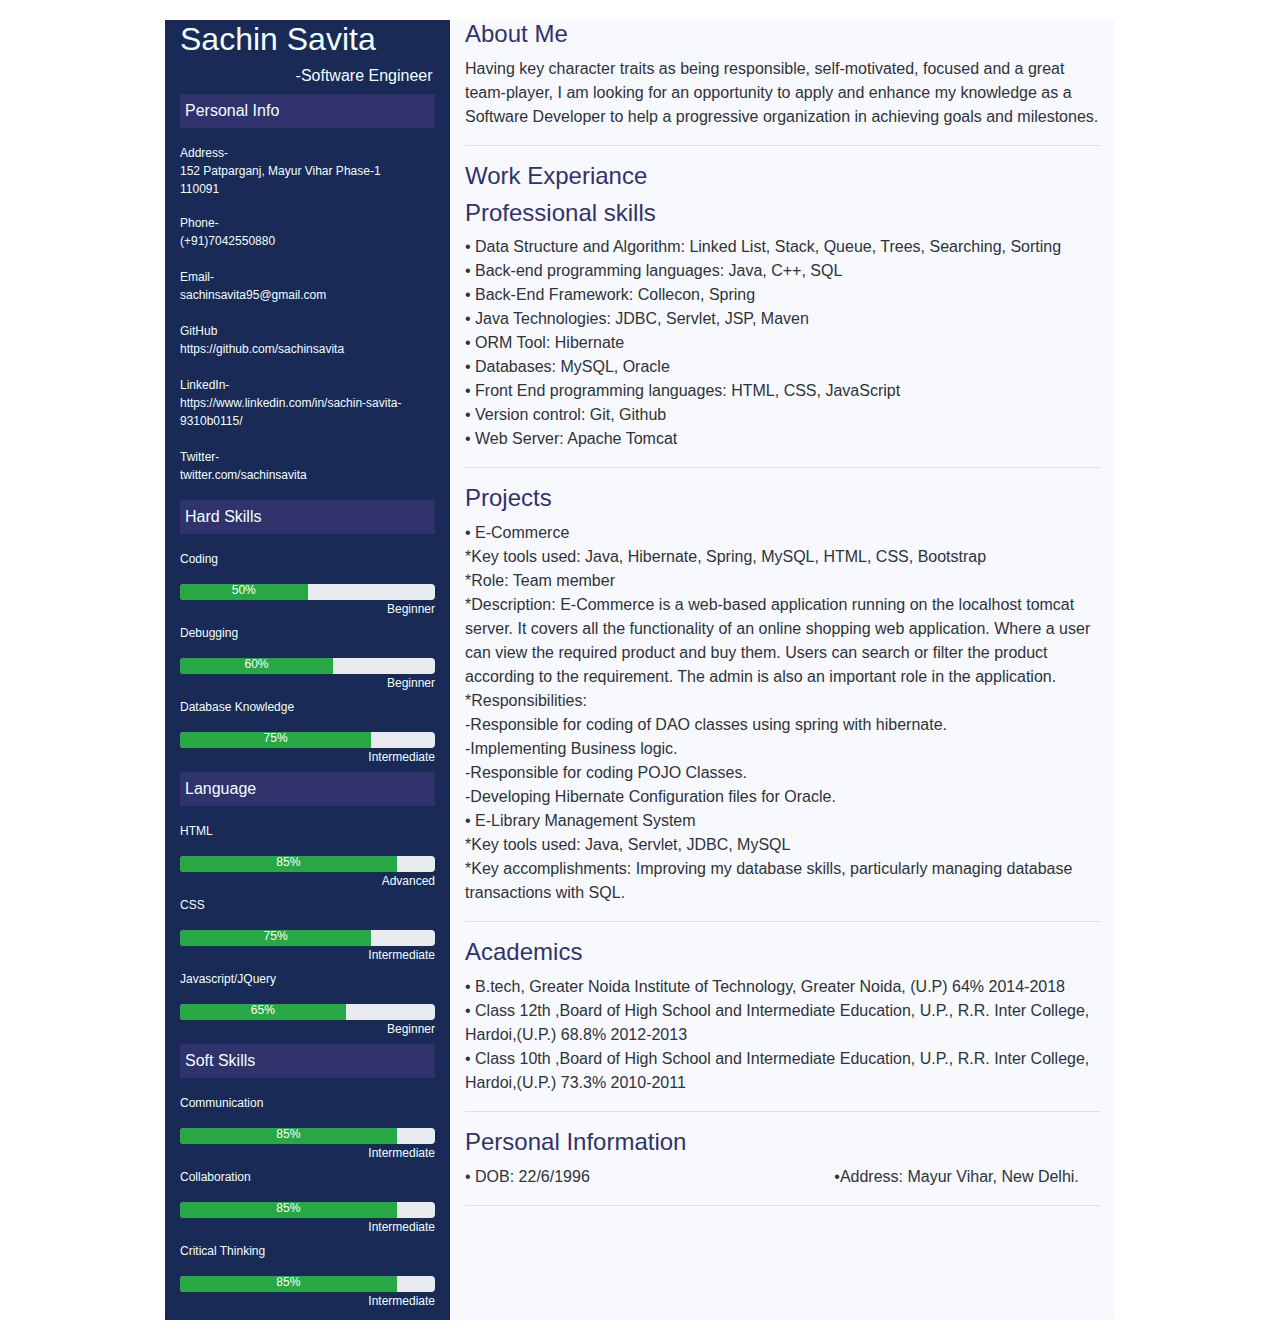
<file: WebResume1.0.html>
<!DOCTYPE html>
<!-- saved from url=(0056)file:///G:/Web%20Development%20Work/WebResume/index.html -->
<html lang="en"><head><meta http-equiv="Content-Type" content="text/html; charset=UTF-8">
  
  <meta name="viewport" content="width=device-width, initial-scale=1.0">
  <link rel="stylesheet" href="./WebResume1.0_files/WebResume1.0.css">
  <link rel="stylesheet" href="./WebResume1.0_files/bootstrap.min.css">
    <link rel="stylesheet" href="file:///G:/Web%20Development%20Work/WebResume/fontawesome-free-5.13.0-web/css/all.css">
  <title>WebResume1.0</title>
</head>
<body>
  
  <div class="container fluid">
    <div class="row">
      <div class="col-md-1">

      </div>
      <!--Start of left area-->
      <div class="col-md-3 left">
        <h2>Sachin Savita</h2>
        <h6>&nbsp;&nbsp;&nbsp;&nbsp;&nbsp;&nbsp;&nbsp;&nbsp;&nbsp;&nbsp;&nbsp;&nbsp;&nbsp;&nbsp;&nbsp;&nbsp;&nbsp;&nbsp;&nbsp;&nbsp;&nbsp;&nbsp;&nbsp;&nbsp;&nbsp;&nbsp;-Software Engineer</h6>
        <p class="leftHeadings">Personal Info</p>
        <p class="leftInfo">Address- <br>152 Patparganj, Mayur Vihar Phase-1 <br> 110091</p>
        <p class="leftInfo">Phone- <br>(+91)7042550880 <br> <br>
          Email- <br>sachinsavita95@gmail.com <br> <br>GitHub <br>https://github.com/sachinsavita<br><br>LinkedIn- <br>
          https://www.linkedin.com/in/sachin-savita-9310b0115/ <br><br>Twitter- <br>twitter.com/sachinsavita 

        </p><p class="leftHeadings">Hard Skills</p>
        <p class="leftInfo"> Coding</p>
        <div class="progress">
          <div class="progress-bar bg-success" style="width:50%"><p style="margin-top: 13px;">50%</p></div>
        </div>
        <p class="leftInfo float-right">Beginner</p><br>
        <p class="leftInfo"> Debugging</p>
        <div class="progress">
          <div class="progress-bar bg-success" style="width:60%"><p style="margin-top: 13px;">60%</p></div>
        </div>
        <p class="leftInfo float-right">Beginner</p><br>
        <p class="leftInfo"> Database Knowledge</p>
        <div class="progress">
          <div class="progress-bar bg-success" style="width:75%"><p style="margin-top: 13px;">75%</p></div>
        </div>
        <p class="leftInfo float-right">Intermediate</p><br>
        
        <p class="leftHeadings">Language</p>
        <p class="leftInfo"> HTML</p>
        <div class="progress">
          <div class="progress-bar bg-success" style="width:85%"><p style="margin-top: 13px;">85%</p></div>
        </div>
        <p class="leftInfo float-right">Advanced</p><br>
        <p class="leftInfo"> CSS</p>
        <div class="progress">
          <div class="progress-bar bg-success" style="width:75%"><p style="margin-top: 13px;">75%</p></div>
        </div>
        <p class="leftInfo float-right">Intermediate</p><br>
        <p class="leftInfo">Javascript/JQuery</p>
        <div class="progress">
          <div class="progress-bar bg-success" style="width:65%"><p style="margin-top: 13px;">65%</p></div>
        </div>
        <p class="leftInfo float-right">Beginner</p>
        <br>

        <p class="leftHeadings">Soft Skills</p>
        <p class="leftInfo">Communication</p>
        <div class="progress">
          <div class="progress-bar bg-success" style="width:85%"><p style="margin-top: 13px;">85%</p></div>
        </div>
        <p class="leftInfo float-right">Intermediate</p><br>
        <p class="leftInfo">Collaboration</p>
        <div class="progress">
          <div class="progress-bar bg-success" style="width:85%"><p style="margin-top: 13px;">85%</p></div>
        </div>
        <p class="leftInfo float-right">Intermediate</p><br>
        <p class="leftInfo">Critical Thinking</p>
        <div class="progress">
          <div class="progress-bar bg-success" style="width:85%"><p style="margin-top: 13px;">85%</p></div>
        </div>
        <p class="leftInfo float-right">Intermediate</p><br>
          
      </div>
      <!--End of left area-->

      <!--Start of right area-->
      <div class="col-md-7 right">
        <!--Start of Objective-->
        <h4 class="rightHeadings">About Me</h4>
        <p>Having key character traits as being responsible, self-motivated, focused and a great team-player, I am looking
          for an opportunity to apply and enhance my knowledge as a Software Developer to help a progressive
          organization in achieving goals and milestones.</p><hr>
          <!--End of Objective-->
          <h4 class="rightHeadings">Work Experiance</h4>
<!--           <p>Support Developer (Publicis Sapient, 2019 – 2020)<br>
          Supporng global developer base on technical soluons and business process enhancements by maintaining
            and developing systems.</p><hr> -->
            <!--Start of Professional skills-->
          <h4 class="rightHeadings">Professional skills</h4>
          <p>• Data Structure and Algorithm: Linked List, Stack, Queue, Trees, Searching, Sorting<br>
             • Back-end programming languages: Java, C++, SQL<br>
             • Back-End Framework: Collecon, Spring<br>
             • Java Technologies: JDBC, Servlet, JSP, Maven<br>
             • ORM Tool: Hibernate<br>
             • Databases: MySQL, Oracle<br>
             • Front End programming languages: HTML, CSS, JavaScript<br>
             • Version control: Git, Github<br>
             • Web Server: Apache Tomcat<br>
          </p><hr>
          <!--End of Professional skills-->
          <!--Start of Projects-->
          <h4 class="rightHeadings">Projects</h4>
          <p>
• E-Commerce<br>
*Key tools used: Java, Hibernate, Spring, MySQL, HTML, CSS, Bootstrap<br>
*Role: Team member<br>
*Description: E-Commerce is a web-based application running on the localhost tomcat server. It covers
all the functionality of an online shopping web application. Where a user can view the required
product and buy them. Users can search or filter the product according to the requirement. The admin
is also an important role in the application.<br>
*Responsibilities:<br>
  -Responsible for coding of DAO classes using spring with hibernate.<br>
  -Implementing Business logic.<br>
  -Responsible for coding POJO Classes.<br>
  -Developing Hibernate Configuration files for Oracle.<br>
• E-Library Management System<br>
*Key tools used: Java, Servlet, JDBC, MySQL<br>
*Key accomplishments: Improving my database skills, particularly managing database transactions with
SQL.<br>
 </p><hr>
          <!--End of Projects->

            <!--Start of Academics-->
          <h4 class="rightHeadings">Academics</h4>
          <p> •	B.tech, Greater Noida Institute of Technology, Greater Noida, (U.P)   64%    2014-2018 <br>
            •	Class 12th ,Board of High School and Intermediate Education,
             U.P., R.R. Inter College,  Hardoi,(U.P.) 68.8%     2012-2013 <br>
            •	Class 10th ,Board of High School and Intermediate Education, U.P., R.R. Inter College,   Hardoi,(U.P.) 73.3%      2010-2011
            </p><hr>
          <!--End of Academics->

            <!--Start of Personal Information-->
          <h4 class="rightHeadings">Personal Information</h4>
          <p> •	DOB: 22/6/1996   &nbsp;&nbsp;&nbsp;&nbsp;&nbsp;&nbsp;&nbsp;&nbsp;&nbsp;&nbsp;&nbsp;
            &nbsp;&nbsp;&nbsp;&nbsp;&nbsp;&nbsp;&nbsp;&nbsp;&nbsp;&nbsp;&nbsp;&nbsp;&nbsp;&nbsp;&nbsp;
            &nbsp;&nbsp;&nbsp;&nbsp;&nbsp;  
            &nbsp;&nbsp;&nbsp;&nbsp;&nbsp;&nbsp;&nbsp;&nbsp;&nbsp;
            &nbsp;&nbsp;&nbsp;&nbsp;&nbsp;&nbsp;&nbsp;&nbsp;&nbsp;
                    •Address: Mayur Vihar, New Delhi.

          </p><hr>
          <!--End of Academics->
          
      </div>
      <!--End of right area-->
      <div class="col-md-1">
        
      </div>
    </div>
  </div>
  

</div></body></html>
</file>
<file: WebResume1.0_files/WebResume1.0.css>
body{
 
  padding: 20px;
}
.left{
  background-color: #192a56;
  color: azure;
  height: 1300px;
}
.quotes{
  font-size: 12px;
  margin-left: 160px;
}
.right{
  background-color:ghostwhite;
  color: #2d3436;
  height: 1300px;
}
.leftHeadings{
  background-color: #30336b;
  padding: 5px;
}
.leftInfo{
  font-size: 12px;
}
.rightHeadings{
  color: #30336b ;
}
</file>
